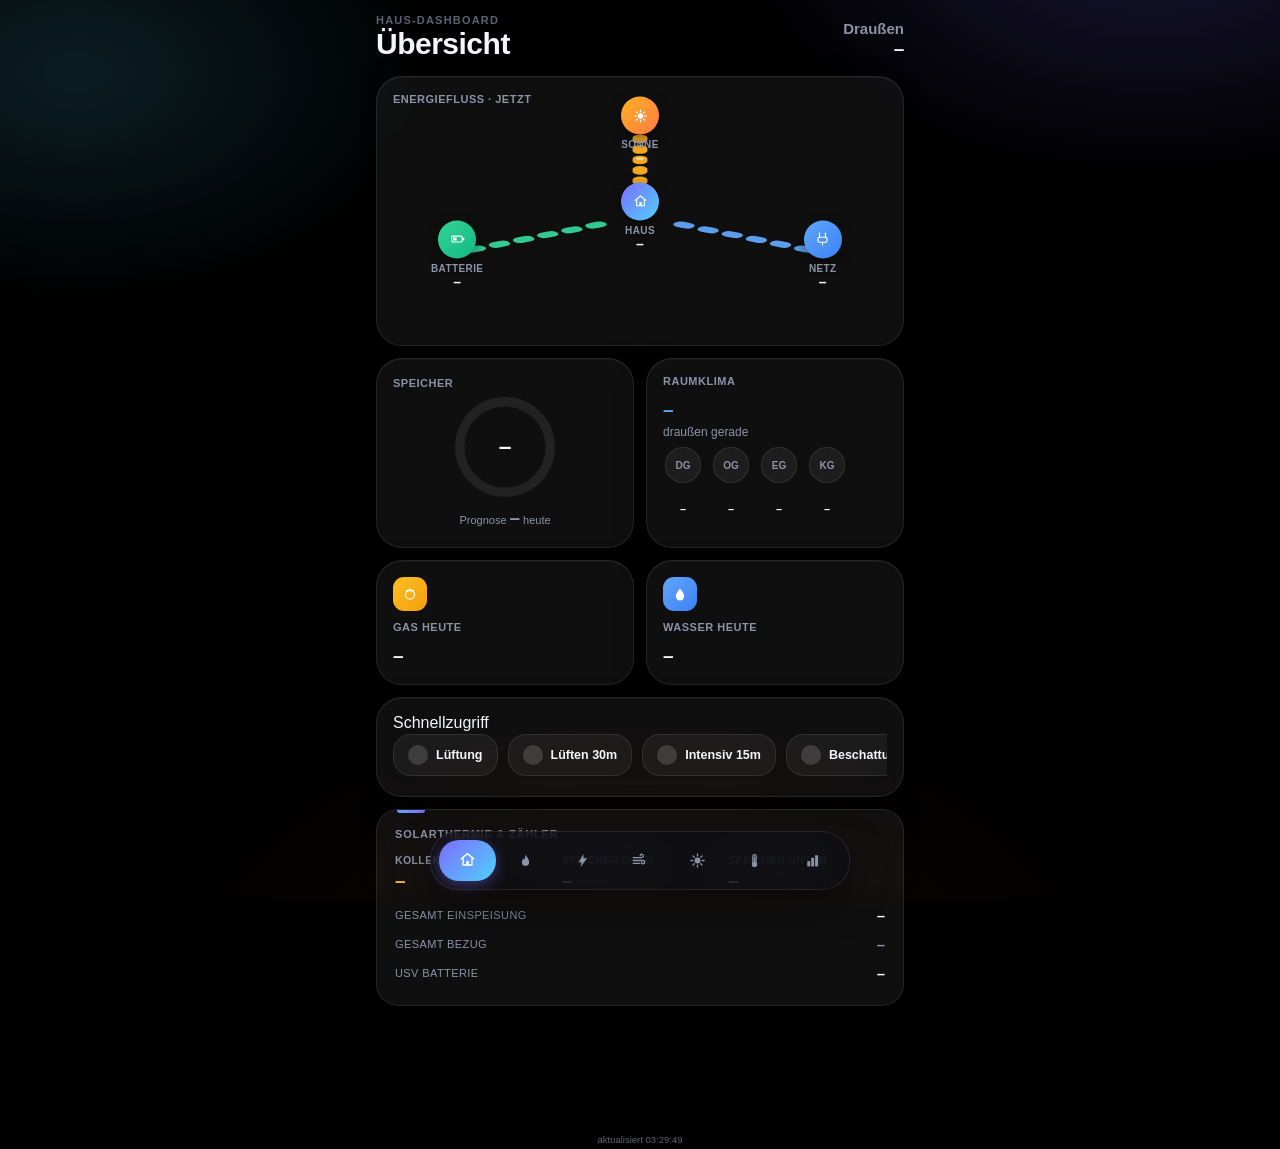
<file: vis-2/html-dashboard/app/index.html>
<!doctype html>
<html lang="de">
<head>
<meta charset="utf-8">
<meta name="viewport" content="width=device-width, initial-scale=1, maximum-scale=1, viewport-fit=cover">
<title>Haus-Dashboard</title>
<meta name="theme-color" content="#0b0c12">
<meta name="apple-mobile-web-app-capable" content="yes">
<meta name="apple-mobile-web-app-status-bar-style" content="black-translucent">
<meta name="apple-mobile-web-app-title" content="Dashboard">
<link rel="apple-touch-icon" href="icons/icon-180.png">
<link rel="manifest" href="manifest.json">
<link rel="stylesheet" href="app.css">
</head>
<body>
  <div class="app" id="app"></div>
  <nav class="tabbar" id="tabbar"></nav>
  <script src="app.js"></script>
  <script>
    if ('serviceWorker' in navigator) {
      navigator.serviceWorker.register('sw.js').catch(()=>{});
    }
  </script>
</body>
</html>
</file>
<file: vis-2/html-dashboard/app/app.css>
:root{
  --bg0:#000000; --bg1:#07070a; --bg2:#111018;
  --glass:rgba(255,255,255,0.06); --glassBorder:rgba(255,255,255,0.09);
  --glassHi:rgba(255,255,255,0.1);
  --text:#f5f6fa; --sub:#8b93a6; --sub2:#5b6272;
  --accentA:#7c6cff; --accentB:#4fd1ff;
  --sun:#ffb020; --sun2:#ff7a45;
  --green:#34d399; --red:#fb7185; --blue:#60a5fa; --amber:#fbbf24; --violet:#a78bfa;
  --nav-h: 84px;
}
*{box-sizing:border-box; min-width:0; -webkit-tap-highlight-color:transparent;}
html,body{margin:0;padding:0;background:var(--bg0);color:var(--text);
  font-family:-apple-system,BlinkMacSystemFont,"SF Pro Display","Segoe UI",sans-serif;
  -webkit-font-smoothing:antialiased; height:100%;}
body{
  background:
    radial-gradient(700px 420px at 90% -8%, rgba(124,108,255,.20), transparent 60%),
    radial-gradient(600px 380px at 6% 8%, rgba(79,209,255,.14), transparent 60%),
    radial-gradient(900px 700px at 50% 120%, rgba(255,122,69,.08), transparent 60%),
    var(--bg0);
  overflow-x:hidden;
}
.app{width:100%; max-width:560px; margin:0 auto; position:relative; min-height:100vh; overflow-x:hidden;}

/* ---------- pages ---------- */
.page{display:none; width:100%; overflow-x:hidden; padding:calc(env(safe-area-inset-top) + 14px) 16px calc(env(safe-area-inset-bottom) + var(--nav-h) + 20px);}
.page.active{display:block; animation:fadein .25s ease both;}
@keyframes fadein{ from{opacity:0; transform:translateY(6px);} to{opacity:1; transform:none;} }

.eyebrow{font-size:11px;font-weight:700;letter-spacing:1.2px;text-transform:uppercase;color:var(--sub2);margin:0 0 2px;}
.header{display:flex;align-items:flex-end;justify-content:space-between;margin-bottom:16px;}
.header h1{font-size:30px;font-weight:800;margin:0;letter-spacing:-.5px;line-height:1.05;}
.header .out{font-size:15px;font-weight:600;color:var(--sub);text-align:right;white-space:nowrap;}
.header .out b{font-size:20px;font-weight:800;color:var(--text);display:block;}

/* ---------- glass surface (shared) ---------- */
.glass{
  background:var(--glass); border:1px solid var(--glassBorder); border-radius:26px;
  box-shadow:0 12px 30px rgba(0,0,0,.4), inset 0 1px 0 rgba(255,255,255,.04);
  backdrop-filter:blur(20px); -webkit-backdrop-filter:blur(20px);
  position:relative; overflow:hidden;
}

/* ---------- classic card (still used on secondary pages) ---------- */
.card{ background:var(--glass); border:1px solid var(--glassBorder); border-radius:22px;
  box-shadow:0 8px 24px rgba(0,0,0,.35); backdrop-filter:blur(16px); -webkit-backdrop-filter:blur(16px);
  padding:18px; margin-bottom:14px; position:relative; overflow:hidden;}
.card::before{content:"";position:absolute;left:20px;top:0;width:28px;height:3px;border-radius:0 0 3px 3px;
  background:linear-gradient(90deg,var(--accent,var(--accentA)),var(--accent2,var(--accentB)));}
.card h2{font-size:11px;font-weight:700;color:var(--sub);text-transform:uppercase;letter-spacing:.8px;margin:0 0 14px;}
.card-row{display:flex; gap:12px;}
.card-row .card{flex:1; min-width:0;}

.row{display:grid;gap:10px;margin-bottom:10px;min-width:0;}
.row.c3{grid-template-columns:repeat(3,minmax(0,1fr));}
.row.c2{grid-template-columns:repeat(2,minmax(0,1fr));}
.row>div{min-width:0;}
.tile-label{font-size:10.5px;font-weight:600;text-transform:uppercase;letter-spacing:.4px;color:var(--sub);margin-bottom:4px;
  overflow:hidden;text-overflow:ellipsis;white-space:nowrap;}
.tile-value{font-size:19px;font-weight:700;letter-spacing:-.2px;}
.tile-value.lg{font-size:28px;}
.sub-line{display:flex;justify-content:space-between;align-items:center;margin-top:2px;padding:5px 0;}
.sub-line .l{font-size:11px;color:var(--sub);text-transform:uppercase;letter-spacing:.4px;}
.sub-line .v{font-size:15px;font-weight:600;}

/* ==================================================================
   BENTO GRID (Home)
   ================================================================== */
.bento{display:grid; grid-template-columns:repeat(2,1fr); gap:12px; margin-bottom:6px;}
.bento .t{ padding:16px; }
.t.span2{grid-column:1 / -1;}
.t-icon{width:34px;height:34px;border-radius:11px;display:flex;align-items:center;justify-content:center;margin-bottom:10px;flex-shrink:0;}
.t-icon svg{width:18px;height:18px;color:#fff;}
.t .t-label{font-size:11px;font-weight:700;text-transform:uppercase;letter-spacing:.5px;color:var(--sub);margin-bottom:6px;}
.t .t-big{font-size:26px;font-weight:800;letter-spacing:-.5px;line-height:1.1;}
.t .t-small{font-size:12px;color:var(--sub);margin-top:4px;}

/* -- energy flow hero tile -- */
.flow-tile{min-height:270px; display:flex; flex-direction:column;}
.flow-tile .t-label{margin-bottom:0;}
.flow-svg{display:block; width:100%; height:100%;}
.flow-line{fill:none; stroke-width:3; stroke-linecap:round; stroke-dasharray:1.5 4; animation:flowmove .8s linear infinite; opacity:.95;}
@keyframes flowmove{ to{ stroke-dashoffset:-11; } }
.flow-label{font-size:10px; font-weight:700; text-align:center; color:var(--sub); text-transform:uppercase; letter-spacing:.4px;
  text-decoration:none;}
.flow-value{font-size:14px; font-weight:800; text-align:center; text-decoration:none;}
.flow-wrap{position:relative; height:190px; margin-top:6px;}
.flow-wrap *{text-decoration:none;}

/* -- battery ring tile -- */
.batt-tile{display:flex;flex-direction:column;align-items:center;justify-content:center;text-align:center;}
.batt-ring{width:112px;height:112px;}
.batt-ring text{font-size:20px;font-weight:800;fill:var(--text);}
.batt-sub{font-size:11px;color:var(--sub);margin-top:8px;}

/* -- climate mini tile -- */
.climate-tile .rooms-mini{display:flex; gap:8px; margin-top:8px; flex-wrap:wrap;}
.rooms-mini .rm{display:flex;flex-direction:column;align-items:center;gap:4px;min-width:40px;}
.rooms-mini .rm .dot{width:36px;height:36px;border-radius:50%;background:rgba(255,255,255,.06);border:1px solid var(--glassBorder);
  display:flex;align-items:center;justify-content:center;font-size:10px;font-weight:800;color:var(--sub);}
.rooms-mini .rm .t{font-size:11px;font-weight:700;}

/* -- toggle chip row (quick actions) -- */
.chiprow{display:flex; gap:10px; overflow-x:auto; padding:2px 0 4px; scrollbar-width:none;}
.chiprow::-webkit-scrollbar{display:none;}
.actionchip{flex:0 0 auto; display:flex; align-items:center; gap:8px; padding:10px 14px; border-radius:18px;
  background:rgba(255,255,255,.05); border:1px solid var(--glassBorder); cursor:pointer; transition:background .15s,transform .1s;}
.actionchip:active{transform:scale(.96);}
.actionchip.on{background:linear-gradient(135deg,var(--accentA),var(--accentB)); border-color:transparent;}
.actionchip .dot{width:20px;height:20px;border-radius:50%;background:rgba(255,255,255,.15);flex-shrink:0;
  display:flex;align-items:center;justify-content:center;}
.actionchip.on .dot{background:rgba(255,255,255,.35);}
.actionchip span{font-size:12.5px;font-weight:700;white-space:nowrap;color:var(--text);}

/* ==================================================================
   ROOM CAROUSEL (Klima)
   ================================================================== */
.room-scroller{display:flex; gap:12px; overflow-x:auto; padding:4px 4px 14px; margin:0 -4px; scroll-snap-type:x mandatory; scrollbar-width:none;}
.room-scroller::-webkit-scrollbar{display:none;}
.room-card{scroll-snap-align:start; flex:0 0 148px; padding:18px 14px; text-align:center;}
.room-card .rname{font-size:14px;font-weight:800;margin-bottom:10px;}
.room-gauge{width:96px;height:96px;margin:0 auto;}
.room-gauge text{font-size:19px;font-weight:800;fill:var(--text);}
.room-meta{display:flex;justify-content:space-between;margin-top:10px;font-size:11px;color:var(--sub);}
.room-meta b{color:var(--blue);font-weight:700;}
.room-mm{font-size:9.5px;color:var(--sub2);margin-top:6px;}

/* ---------- switches & sliders ---------- */
.switch-row{display:flex;align-items:center;justify-content:space-between;padding:9px 0;}
.switch-row .l{font-size:13px;}
.sw{position:relative;width:46px;height:28px;border-radius:14px;background:#33363f;transition:background .2s;flex-shrink:0;cursor:pointer;border:none;}
.sw::after{content:"";position:absolute;top:3px;left:3px;width:22px;height:22px;border-radius:50%;background:#fff;transition:transform .2s;box-shadow:0 1px 3px rgba(0,0,0,.4);}
.sw.on{background:var(--accentA);}
.sw.on::after{transform:translateX(18px);}
.slider-row{padding:10px 0;}
.slider-row .l{font-size:13px;display:flex;justify-content:space-between;margin-bottom:8px;}
.slider-row input[type=range]{width:100%; accent-color:var(--accentA);}

/* ---------- status pills ---------- */
.badge{display:inline-flex;align-items:center;padding:4px 11px;border-radius:12px;
  background:rgba(255,255,255,.08);font-size:12px;font-weight:700;color:var(--text);white-space:nowrap;}
.badge-bool{background:rgba(251,113,133,.15);color:var(--red);}
.badge-bool.on{background:rgba(52,211,153,.16);color:var(--green);}

/* ---------- raw HTML blob from an old vis widget (SonnenLaden etc.) ----------
   rendered inside a sandboxed iframe (see htmlBlob()/poll() in app.js) so the
   fragment's own markup/CSS gets its full designed width and never collides
   with our page's classes; height is auto-set to the fragment's content. */
.blob-card{margin-top:12px;padding:10px;border-radius:16px;background:rgba(255,255,255,.035);
  border:1px solid var(--glassBorder);}
.blob-card .t-label{margin-bottom:8px;}
.blob-frame{width:100%;border:0;display:block;background:transparent;}

/* ---------- ring gauge (generic small) ---------- */
.ring{width:54px;height:54px;flex-shrink:0;}
.ring text{fill:#fff;font-size:12px;font-weight:700;font-family:inherit;}

/* ---------- iframes (Grafana / Energiefluss) ---------- */
.iframe-wrap{border-radius:22px;overflow:hidden;box-shadow:0 8px 24px rgba(0,0,0,.35);margin-bottom:14px;border:1px solid var(--glassBorder);}
.iframe-wrap iframe{width:100%;border:none;display:block;}

/* ==================================================================
   BAR CHARTS (Statistik)
   ================================================================== */
.barchart{margin-bottom:4px;}
.barchart .bc-row{margin-bottom:14px;}
.barchart .bc-head{display:flex;justify-content:space-between;align-items:baseline;margin-bottom:6px;}
.barchart .bc-name{font-size:13px;font-weight:700;}
.barchart .bc-total{font-size:11px;color:var(--sub);}
.bc-bars{display:flex; gap:5px; align-items:flex-end; height:64px;}
.bc-bar{flex:1; display:flex; flex-direction:column; align-items:center; justify-content:flex-end; height:100%;}
.bc-bar .fill{width:100%; border-radius:6px 6px 3px 3px; background:linear-gradient(180deg,var(--accent,var(--accentA)),color-mix(in srgb, var(--accent,var(--accentA)) 60%, transparent)); transition:height .5s ease; min-height:3px;}
.bc-bar .lbl{font-size:8.5px; color:var(--sub2); margin-top:5px; text-transform:uppercase;}
.bc-bar .val{font-size:8px; color:var(--sub); margin-top:2px;}

.leaderboard{display:flex;flex-direction:column;gap:10px;}
.lb-row{display:flex;align-items:center;gap:10px;}
.lb-rank{width:20px;font-size:11px;font-weight:800;color:var(--sub2);text-align:center;}
.lb-name{flex:1;font-size:13px;font-weight:600;}
.lb-bar-track{position:relative;height:8px;border-radius:4px;background:rgba(255,255,255,.06);flex:2;overflow:hidden;}
.lb-bar-fill{position:absolute;left:0;top:0;bottom:0;border-radius:4px;background:linear-gradient(90deg,var(--violet),var(--accentB));}
.lb-val{width:64px;text-align:right;font-size:12px;font-weight:700;}
.lb-val .tile-value{font-size:12px;font-weight:700;}

/* ---------- status line ---------- */
.status{font-size:9.5px;color:var(--sub2);text-align:center;margin:10px 0 4px;}

/* ==================================================================
   NAV — floating icon-only capsule w/ sliding active pill
   ================================================================== */
nav.tabbar{
  position:fixed; left:50%; transform:translateX(-50%); bottom:calc(env(safe-area-inset-bottom) + 10px);
  width:calc(100% - 32px); max-width:420px;
  background:rgba(14,15,20,0.7); backdrop-filter:blur(24px); -webkit-backdrop-filter:blur(24px);
  border:1px solid var(--glassBorder); border-radius:28px; box-shadow:0 14px 34px rgba(0,0,0,.5);
  display:flex; padding:8px; z-index:1000;
}
nav.tabbar a{position:relative; flex:1; display:flex; align-items:center; justify-content:center; text-decoration:none; color:var(--sub);
  padding:10px 0; z-index:2;}
nav.tabbar a svg{width:21px;height:21px; transition:transform .2s;}
nav.tabbar a.active{color:#fff;}
nav.tabbar a.active svg{transform:translateY(-1px) scale(1.05);}
nav.tabbar .pill{position:absolute; top:8px; bottom:8px; border-radius:20px; z-index:1;
  background:linear-gradient(135deg,var(--accentA),var(--accentB)); box-shadow:0 4px 14px rgba(124,108,255,.4);
  transition:left .32s cubic-bezier(.4,0,.2,1), width .32s cubic-bezier(.4,0,.2,1);}
</file>
